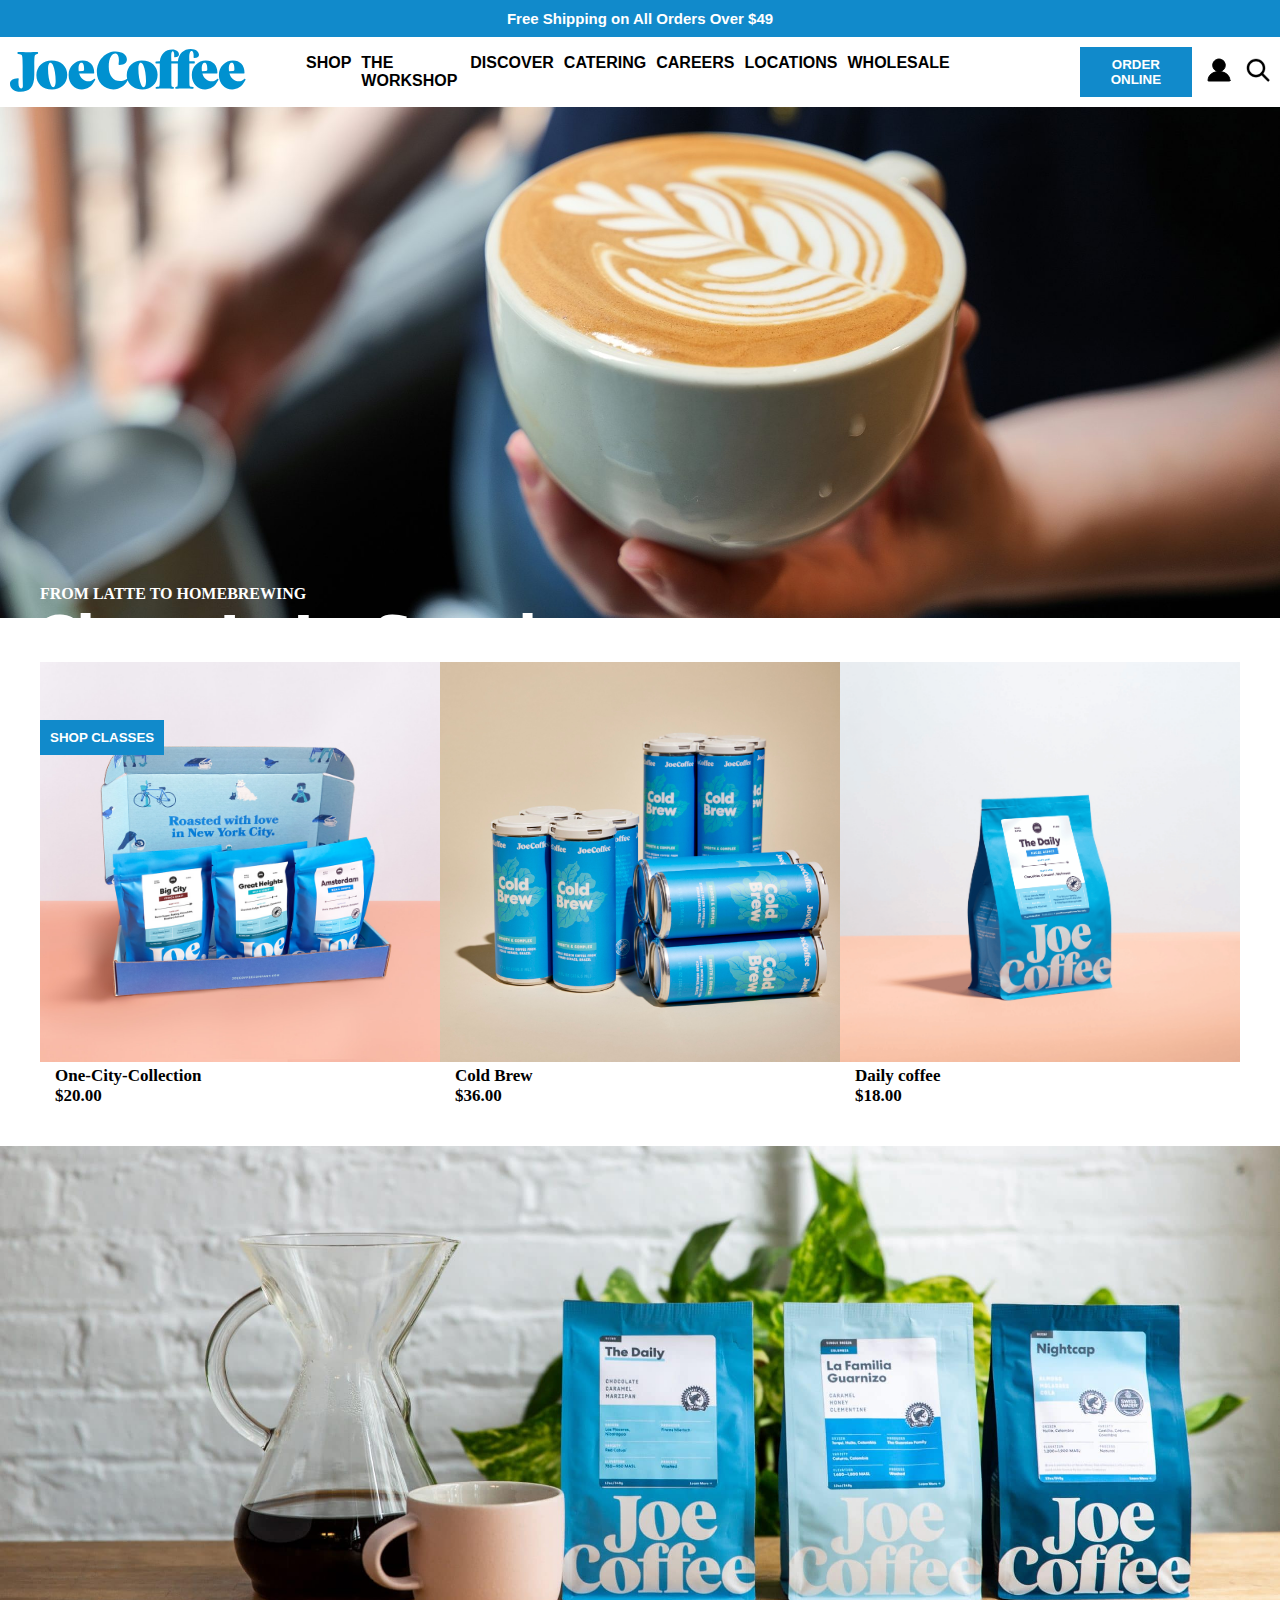
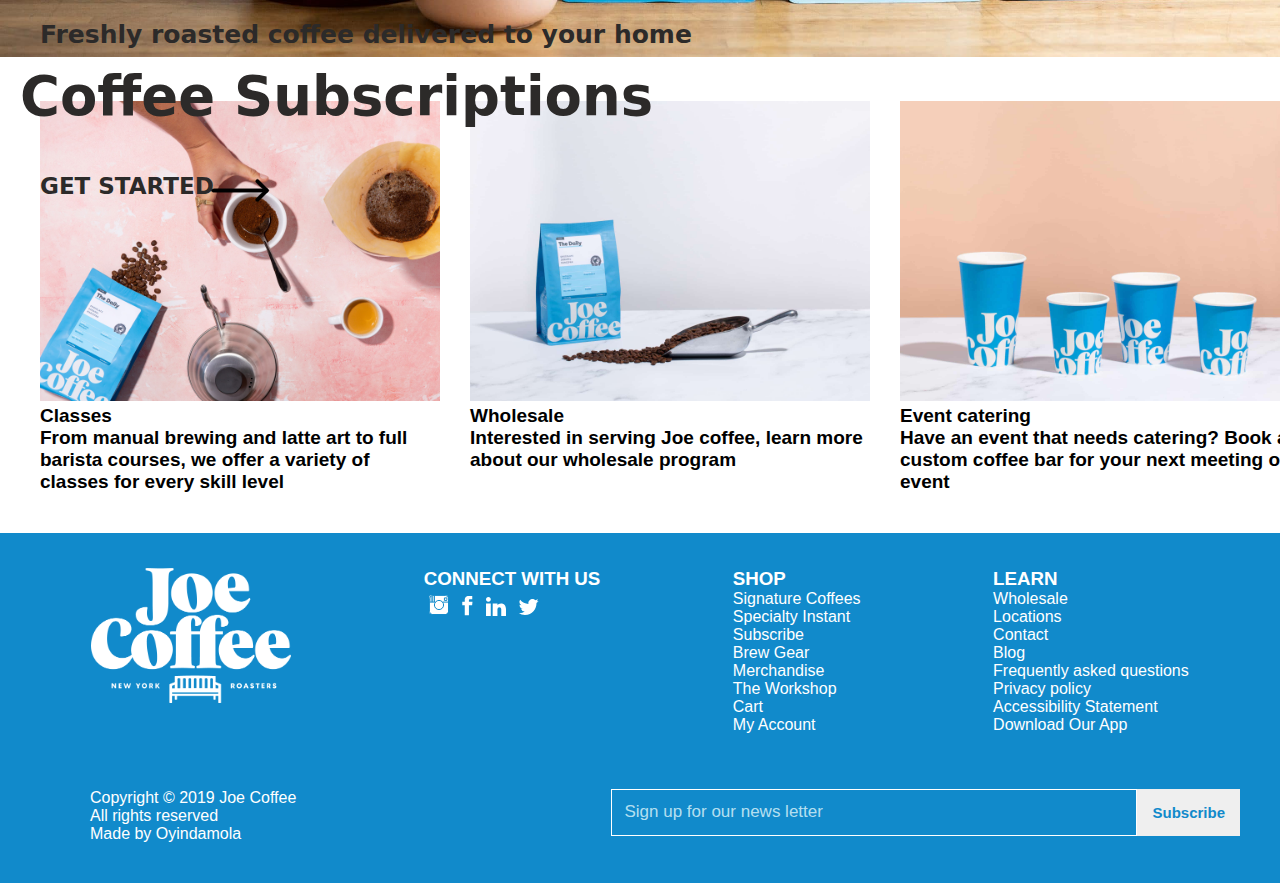
<file: index.html>
<!DOCTYPE html>
<html lang="en">

<head>
    <meta charset="UTF-8">
    <meta name="viewport" content="width=, initial-scale=1.0">
    <title>MY Coffee</title>
    <link rel="stylesheet" href="css/styles.css">
</head>

<body>
    <!-- topbar -->
    <p class="top-bar">Free Shipping on All Orders Over $49</p>
    <!-- navbar -->
    <div class="nav">
        <div class="logo">
           <a href="index.html"><img src="Images/logo.svg" alt="logo"></a> 
        </div>
        <div>

            <ul>
                <li><a href="shop.html">SHOP</a></li>
                <li><a href="workshop.html">THE WORKSHOP</a></li>
                <li><a href="brew.html">DISCOVER</a></li>
                <li><a href="#">CATERING</a></li>
                <li><a href="#">CAREERS</a></li>
                <li><a href="#">LOCATIONS</a></li>
                <li><a href="wholesale.html">WHOLESALE</a></li>
            </ul>
        </div>
        <div class="link">
            <div>
                <button class="nav-btn">ORDER ONLINE</button>
            </div>
            <div>
                <img src="Images/user.svg" alt="user">
            </div>
            <div>
                <img src="Images/search.svg" alt="search">
            </div>
        </div>
    </div>
    <!-- background image -->
    <div class="section-image">
        <img src="Images/Latte-Web-Banner-2500x998.jpg" alt="coffee">
        <div class="section-p">
            <h4>FROM LATTE TO HOMEBREWING</h4>
            <h1>Class Is In Session</h1>
            <button>SHOP CLASSES</button>
        </div>
    </div>
    <!-- cofee image collection -->
    <div class="collection">
        <div>
            <img src="Images/One-City-Collection.jpg" alt="coffee collection">
            <h2>One-City-Collection</h2>
            <h2>$20.00</h2>
        </div>
        <div>
            <img src="Images/PRODUCT_7580-1-scaled.jpg" alt="Cold brew">
            <h2>Cold Brew</h2>
            <h2>$36.00</h2>
        </div>
        <div>
            <img src="Images/joe-coffee-the-daily-1875x1875-1.png" alt="Daily">
            <h2>Daily coffee</h2>
            <h2>$18.00</h2>
        </div>
    </div>
    <!-- cofee subscription image -->
    <div class="sub-image">
        <img src="Images/Subscriptions-2500x998.jpg" alt="coffee subscription">
        <div class="sub-p">
            <h4>Freshly roasted coffee delivered to your home</h4>
            <h1>Coffee Subscriptions</h1>
            <div>
                <p>GET STARTED</p>
                <img src="Images/arrow.svg" alt="arrow">
            </div>
        </div>
    </div>
    <!-- another collection -->
    <div class="another-collection">
        <div>
            <img src="Images/Classes-Block.jpg" alt="classes">
            <h2>Classes <br>
                From manual brewing and latte art to full barista courses, we offer a variety of classes for every skill
                level</h2>
        </div>
        <div>
            <img src="Images/Wholesale-Block.jpg" alt="wholesale">
            <h2>Wholesale <br>
                Interested in serving Joe coffee, learn more about our wholesale program</h2>
        </div>
        <div>
            <img src="Images/Catering-Block.jpg" alt="event catering">
            <h2>Event catering <br>
                Have an event that needs catering? Book a custom coffee bar for your next meeting or event</h2>
        </div>
    </div>
    <!-- footer -->
    <div class="foot">
        <div class="footer">
            <div class="footer-img">
                <img src="Images/Specialty_KO_White_RGB.png" alt="Joe coffee image">
            </div>
            <div class="footer-connect">
                <h3>CONNECT WITH US</h3>
                <img src="Images/insta.svg" alt="Instagram">
                <img src="Images/facebook.svg" alt="Facebook">
                <img src="Images/linkedin.svg" alt="LnkedIn">
                <img src="Images/twitter.svg" alt="Twitter">
            </div>
            <div class="footer-shop">
                <h3>SHOP</h3>
                <p>Signature Coffees</p>
                <p> Specialty Instant</p>
                <p>Subscribe</p>
                <p>Brew Gear</p>
                <p>Merchandise</p>
                <p>The Workshop</p>
                <p>Cart</p>
                <p>My Account</p>
            </div>
            <div class="footer-learn">
                <h3>LEARN</h3>
                <p>Wholesale</p>
                <p>Locations</p>
                <p>Contact</p>
                <p>Blog</p>
                <p>Frequently asked questions</p>
                <p>Privacy policy</p>
                <p>Accessibility Statement</p>
                <p>Download Our App</p>
            </div>
        </div>
        <div class="end">
            <div class="copy">
                <p>Copyright &copy 2019 Joe Coffee</p>
                <p>All rights reserved</p>
                <p> Made by Oyindamola</p>
            </div>
            <div class="news">
                <form action="index.html">
                    <div class="email">
                        <input type="email" placeholder="Sign up for our news letter">
                    </div>
                    <div class="footer-btn">
                        <input type="Submit" value="Subscribe">
                    </div>
                </form>
            </div>
        </div>
    </div>

</body>

</html>
</file>
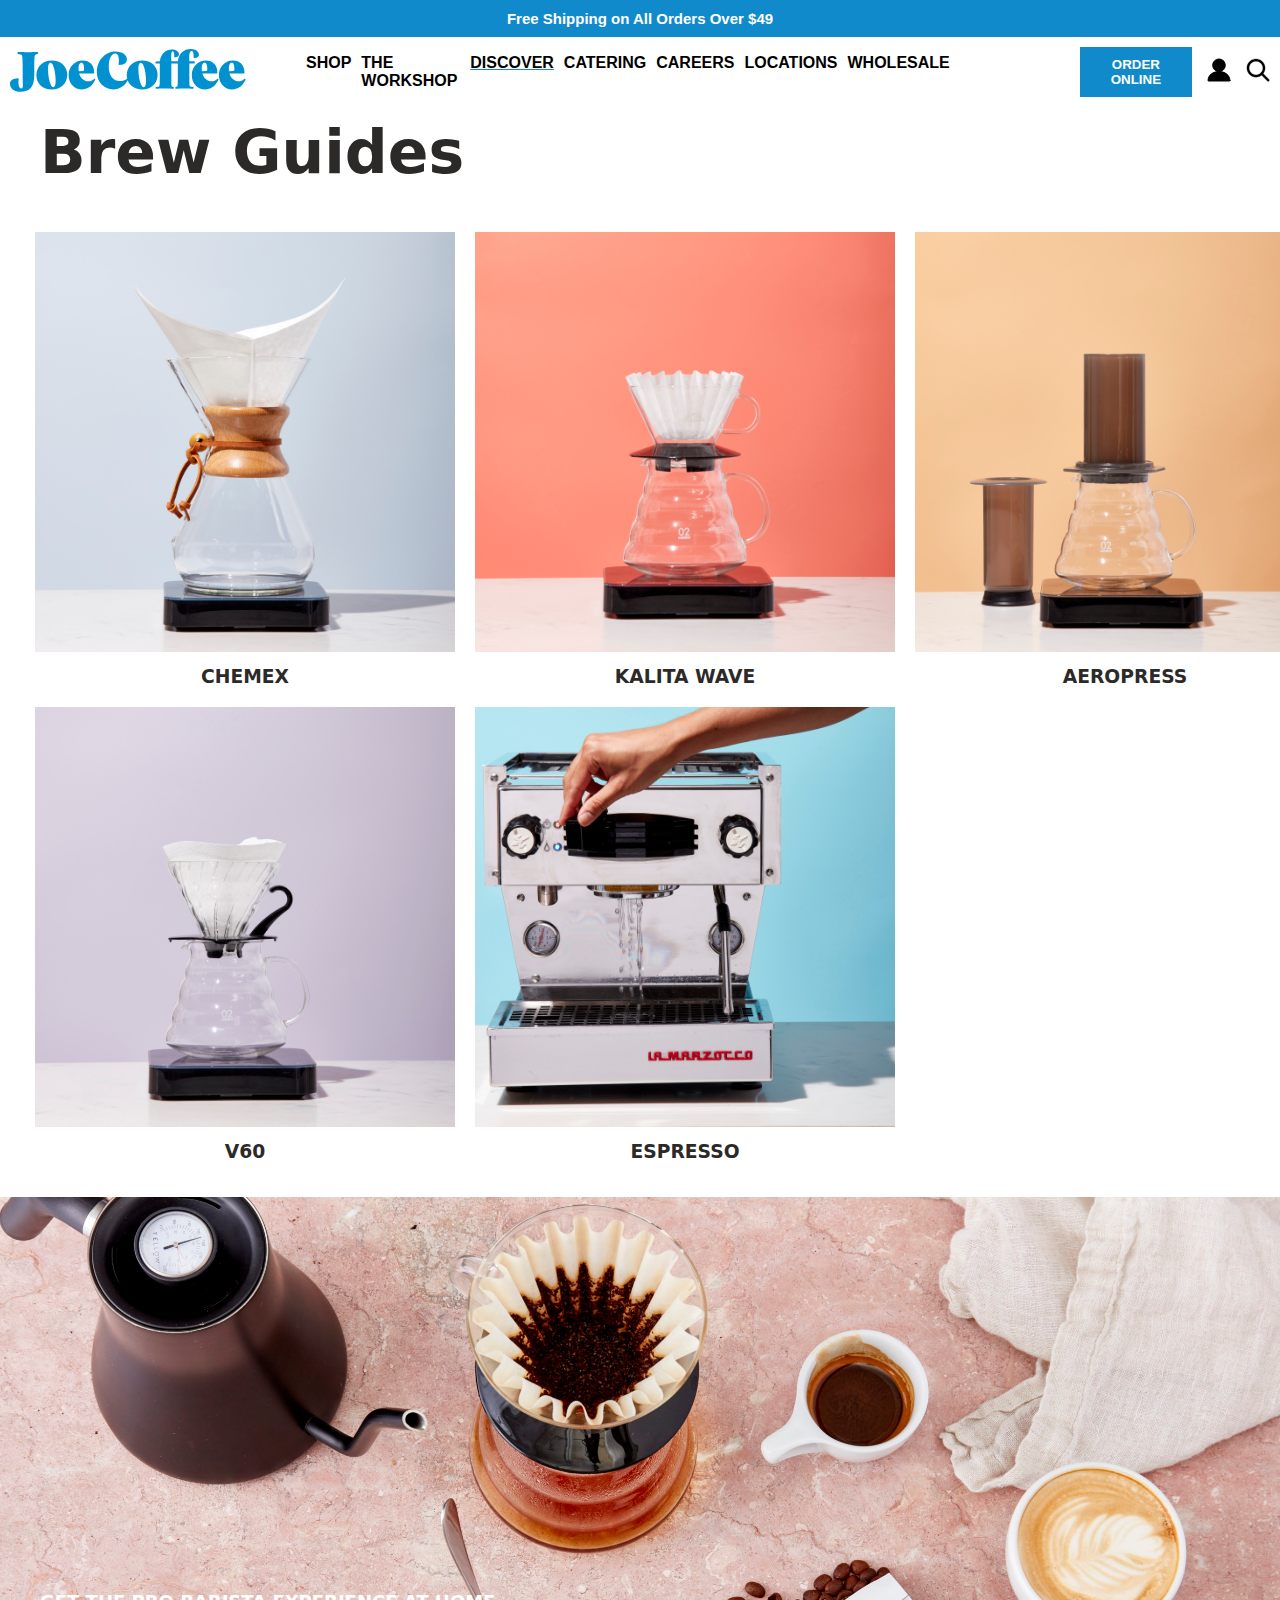
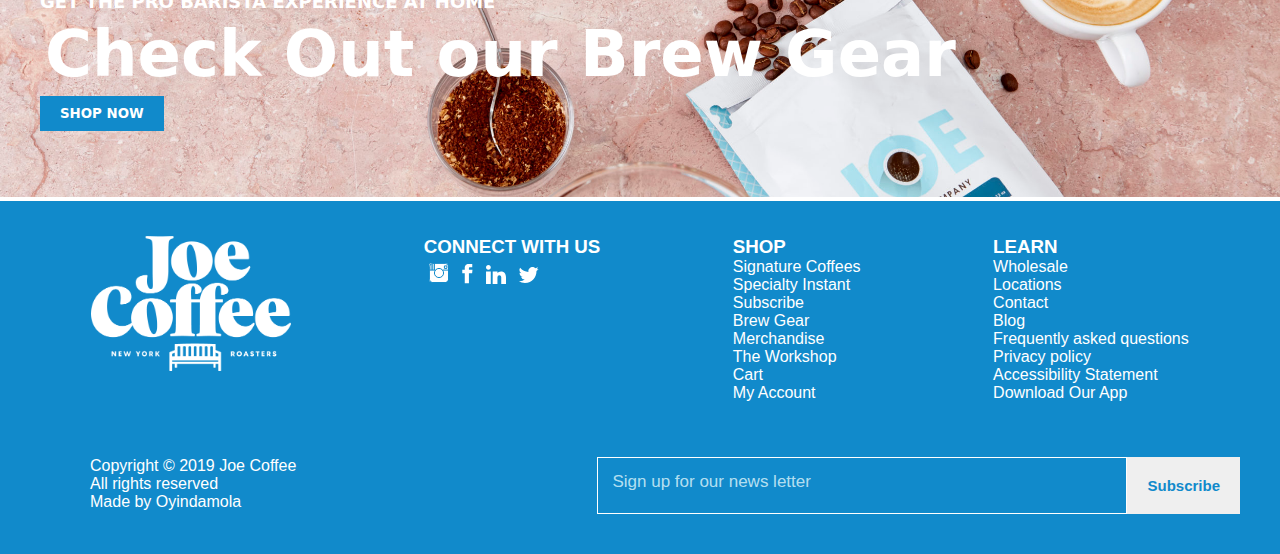
<file: brew.html>
<!DOCTYPE html>
<html lang="en">

<head>
    <meta charset="UTF-8">
    <meta name="viewport" content="width=device-width, initial-scale=1.0">
    <title>Brew Guides</title>
    <link rel="stylesheet" href="css/brew.css">
</head>

<body>
    <!-- topbar -->
    <p class="top-bar">Free Shipping on All Orders Over $49</p>
    <!-- navbar -->
    <div class="nav">
        <div class="logo">
            <a href="index.html"><img src="Images/logo.svg" alt="logo"></a>
        </div>
        <div>

            <ul>
                <li><a href="shop.html">SHOP</a></li>
                <li><a href="workshop.html">THE WORKSHOP</a></li>
                <li><a href="brew.html" style="text-decoration: underline #118acb;">DISCOVER</a></li>
                <li><a href="#">CATERING</a></li>
                <li><a href="#">CAREERS</a></li>
                <li><a href="#">LOCATIONS</a></li>
                <li<a href="wholesale.html">WHOLESALE</a></li>
            </ul>
        </div>
        <div class="link">
            <div>
                <button class="nav-btn">ORDER ONLINE</button>
            </div>
            <div>
                <img src="Images/user.svg" alt="user">
            </div>
            <div>
                <img src="Images/search.svg" alt="search">
            </div>
        </div>
    </div>
    <h1 class="font">Brew Guides</h1>
    <!-- image grid -->
    <div class="image-grid">
        <div class="grid-text">
            <img src="Images/joe-coffee-brew-guide-chemex.jpg">
            <h3>CHEMEX</h3>
        </div>
        <div class="grid-text">
            <img src="Images/joe-coffee-brew-guide-kalita-wave-1.jpg">
            <h3>KALITA WAVE</h3>
        </div>
        <div class="grid-text">
            <img src="Images/joe-coffee-brew-guide-aeropresso2.jpg">
            <h3>AEROPRESS</h3>
        </div>
        <div class="grid-text">
            <img src="Images/joe-coffee-brew-guide-v60.jpg">
            <h3>V60</h3>
        </div>
        <div class="grid-text">
            <img src="Images/joe-coffee-brew-guide-espresso.jpg">
            <h3>ESPRESSO</h3>
        </div>
        
    </div>
    <!-- textimage -->
     <div class="text-image">
        <img src="Images/joe-coffee-classes-hero-2500x1667.jpg">
        <div class="txt">
            <h3>GET THE PRO BARISTA EXPERIENCE AT HOME</h3>
            <h1>Check Out our Brew Gear</h1>
            <button>SHOP NOW</button>
        </div>
     </div>
     <!-- footer -->
    <div class="foot">
        <div class="footer">
            <div class="footer-img">
                <img src="Images/Specialty_KO_White_RGB.png" alt="Joe coffee image">
            </div>
            <div class="footer-connect">
                <h3>CONNECT WITH US</h3>
                <img src="Images/insta.svg" alt="Instagram">
                <img src="Images/facebook.svg" alt="Facebook">
                <img src="Images/linkedin.svg" alt="LnkedIn">
                <img src="Images/twitter.svg" alt="Twitter">
            </div>
            <div class="footer-shop">
                <h3>SHOP</h3>
                <p>Signature Coffees</p>
                <p> Specialty Instant</p>
                <p>Subscribe</p>
                <p>Brew Gear</p>
                <p>Merchandise</p>
                <p>The Workshop</p>
                <p>Cart</p>
                <p>My Account</p>
            </div>
            <div class="footer-learn">
                <h3>LEARN</h3>
                <p>Wholesale</p>
                <p>Locations</p>
                <p>Contact</p>
                <p>Blog</p>
                <p>Frequently asked questions</p>
                <p>Privacy policy</p>
                <p>Accessibility Statement</p>
                <p>Download Our App</p>
            </div>
        </div>
        <div class="end">
            <div class="copy">
                <p>Copyright &copy 2019 Joe Coffee</p>
                <p>All rights reserved</p>
                <p> Made by Oyindamola</p>
            </div>
            <div class="news">
                <form action="index.html">
                    <div class="email">
                        <input type="email" placeholder="Sign up for our news letter">
                    </div>
                    <div class="footer-btn">
                        <input type="Submit" value="Subscribe">
                    </div>
                </form>
            </div>
        </div>
    </div>
</body>

</html>
</file>
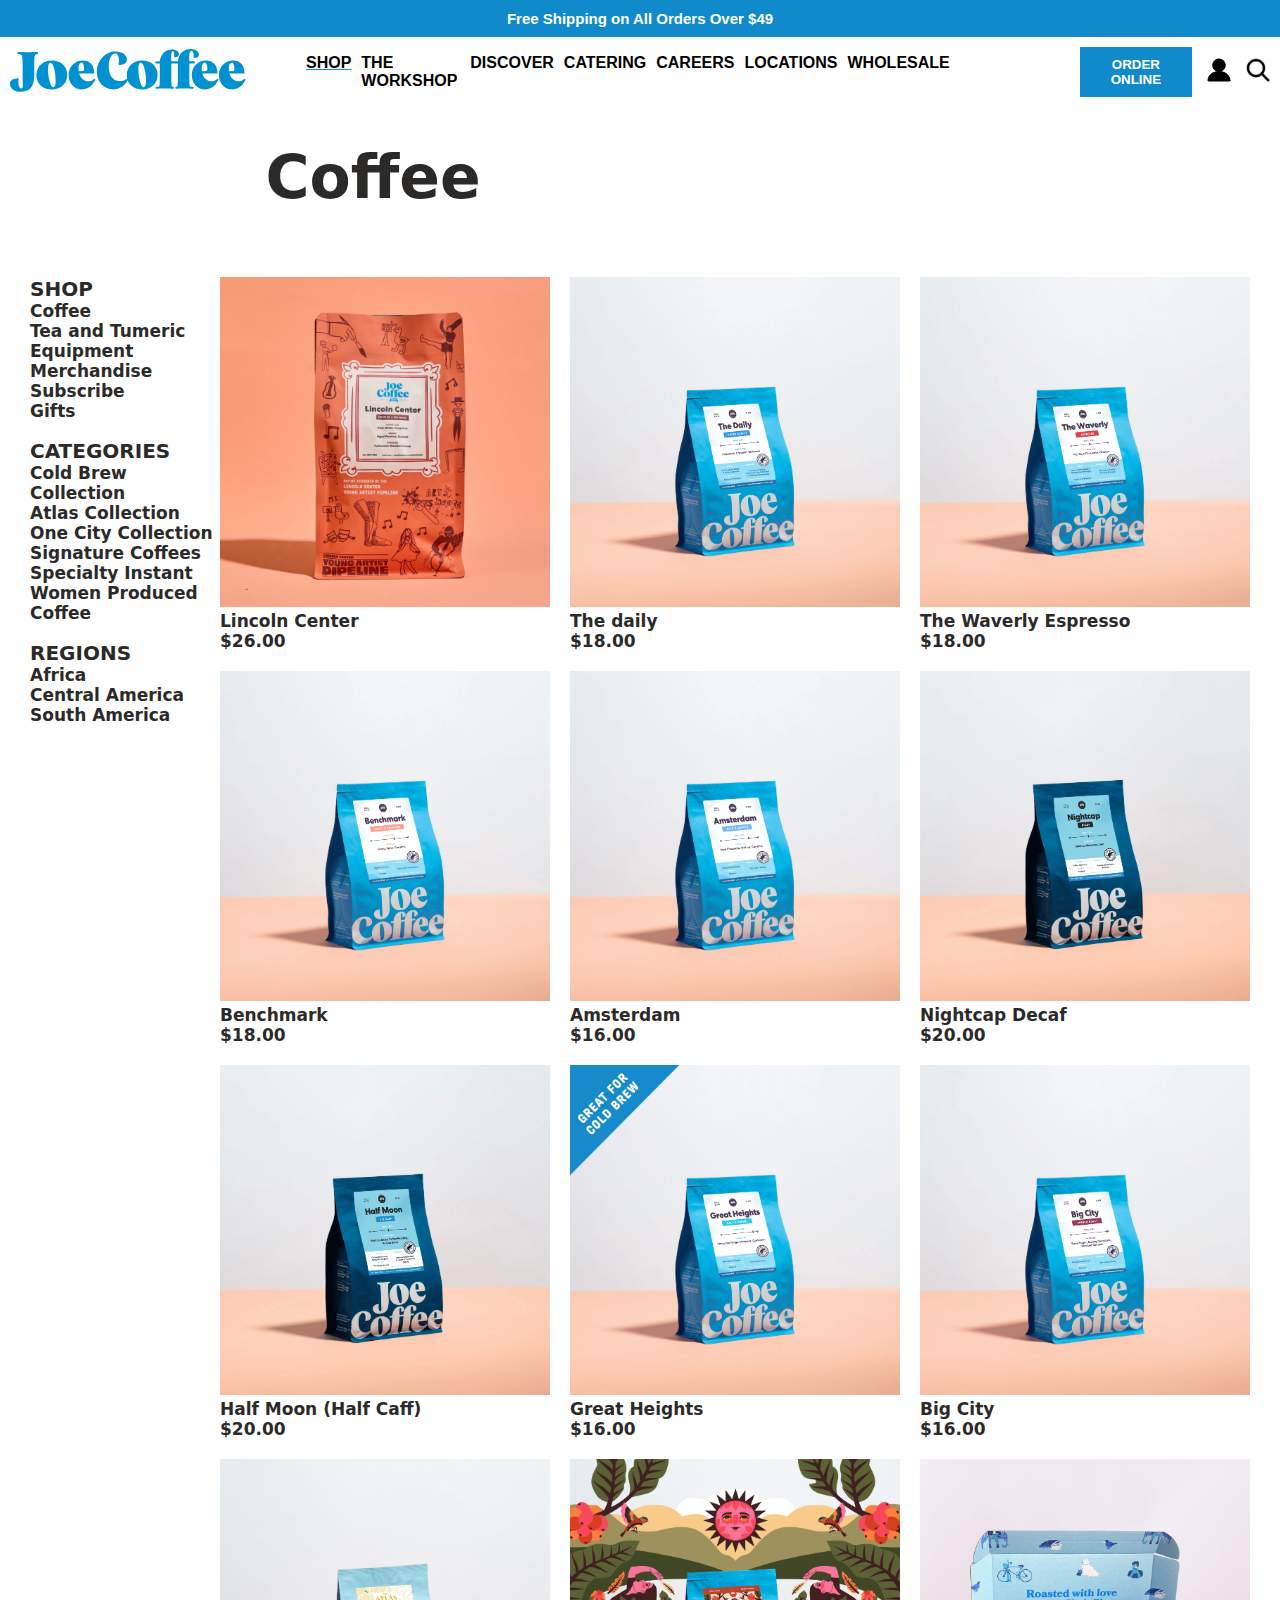
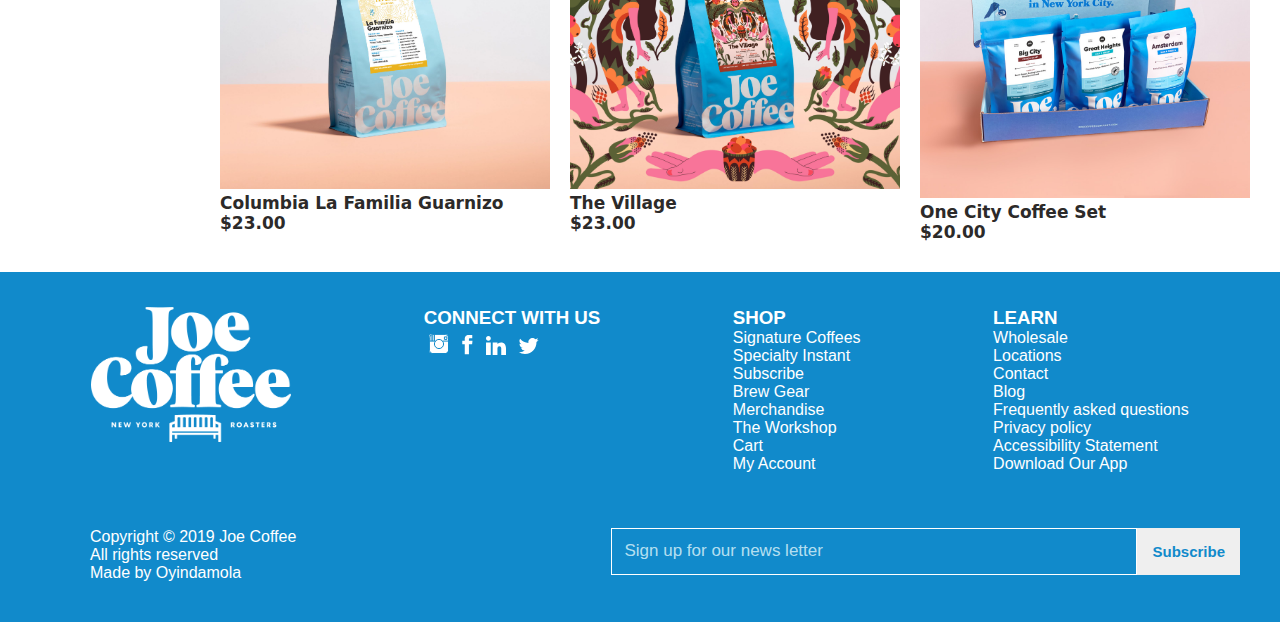
<file: shop.html>
<!DOCTYPE html>
<html lang="en">

<head>
    <meta charset="UTF-8">
    <meta name="viewport" content="width=device-width, initial-scale=1.0">
    <title>THE SHOP</title>
    <link rel="stylesheet" href="css/shop.css">
</head>

<body>
    <!-- topbar -->
    <p class="top-bar">Free Shipping on All Orders Over $49</p>
    <!-- navbar -->
    <div class="nav">
        <div class="logo">
            <a href="index.html"><img src="Images/logo.svg" alt="logo"></a>
        </div>
        <div>

            <ul>
                <li><a href="shop.html" style="text-decoration: underline #118acb; ">SHOP</a></li>
                <li><a href="workshop.html">THE WORKSHOP</a></li>
                <li><a href="brew.html">DISCOVER</a></li>
                <li><a href="#">CATERING</a></li>
                <li><a href="#">CAREERS</a></li>
                <li><a href="#">LOCATIONS</a></li>
                <li><a href="wholesale.html">WHOLESALE</a></li>
            </ul>
        </div>
        <div class="link">
            <div>
                <button class="nav-btn">ORDER ONLINE</button>
            </div>
            <div>
                <img src="Images/user.svg" alt="user">
            </div>
            <div>
                <img src="Images/search.svg" alt="search">
            </div>
        </div>
    </div>

    <p class="font">Coffee</p>
    <!-- all coffee shop -->
    <div class="all">
        <div class="all-text">
            <h3>SHOP</h3>
            <p>Coffee</p>
            <p>Tea and Tumeric</p>
            <p>Equipment</p>
            <p>Merchandise</p>
            <p>Subscribe</p>
            <p>Gifts</p><br>
            <h3>CATEGORIES</h3>
            <p>Cold Brew Collection</p>
            <p>Atlas Collection</p>
            <p>One City Collection</p>
            <p>Signature Coffees</p>
            <p>Specialty Instant</p>
            <p>Women Produced Coffee</p><br>
            <h3>REGIONS</h3>
            <p>Africa</p>
            <p>Central America</p>
            <p>South America</p>
         
        </div>
        <div class="all-image">
            <div class="all-image-text">
                <img src="Images/YAP.jpg">
                <p>Lincoln Center</p>
                <p>$26.00</p>
            </div>
            <div class="all-image-text">
                <img src="Images/joe-coffee-the-daily-1875x1875-1.png">
                <p>The daily</p>
                <p>$18.00</p>
            </div>
            <div class="all-image-text">
                <img src="Images/joe-coffee-waverly-0321-1875x1875-1.png">
                <p>The Waverly Espresso</p>
                <p>$18.00</p>
            </div>
            <div class="all-image-text">
                <img src="Images/joe-coffee-benchmark-1875x1875-1.png">
                <p>Benchmark</p>
                <p>$18.00</p>
            </div>
            <div class="all-image-text">
                <img src="Images/joe-coffee-amsterdam-1875x1875-2.png">
                <p>Amsterdam</p>
                <p>$16.00</p>
            </div>
            <div class="all-image-text">
                <img src="Images/joe-coffee-nightcap-decaf-1875x1875-1.png">
                <p>Nightcap Decaf</p>
                <p>$20.00</p>
            </div>
            <div class="all-image-text">
                <img src="Images/joe-coffee-halfmoon-halfcaff_1875x1875.png">
                <p>Half Moon (Half Caff)</p>
                    <p>$20.00</p>
            </div>
            <div class="all-image-text">
                <img src="Images/joe-coffee-GH-ColdBrewBanner-1875x1875-1.png">
                <p>Great Heights</p>
                <p>$16.00</p>
            </div>
            <div class="all-image-text">
                <img src="Images/joe-coffee-bigcity-1875x1875-1.png">
                <p>Big City</p>
                <p>$16.00</p>
            </div>
            <div class="all-image-text">
                <img src="Images/La-Familia-copy.jpg">
                <p>Columbia La Familia Guarnizo</p>
                <p>$23.00</p>
            </div>
            <div class="all-image-text">
                <img src="Images/the village.jpg">
                <p>The Village</p>
                <p>$23.00</p>
            </div>
            <div class="all-image-text">
                <img src="Images/One-City-Collection.jpg">
                <p>One City Coffee Set</p>
                <p>$20.00</p>
            </div>
        </div>
    </div>
    <!-- footer -->
    <div class="foot">
        <div class="footer">
            <div class="footer-img">
                <img src="Images/Specialty_KO_White_RGB.png" alt="Joe coffee image">
            </div>
            <div class="footer-connect">
                <h3>CONNECT WITH US</h3>
                <img src="Images/insta.svg" alt="Instagram">
                <img src="Images/facebook.svg" alt="Facebook">
                <img src="Images/linkedin.svg" alt="LnkedIn">
                <img src="Images/twitter.svg" alt="Twitter">
            </div>
            <div class="footer-shop">
                <h3>SHOP</h3>
                <p>Signature Coffees</p>
                <p> Specialty Instant</p>
                <p>Subscribe</p>
                <p>Brew Gear</p>
                <p>Merchandise</p>
                <p>The Workshop</p>
                <p>Cart</p>
                <p>My Account</p>
            </div>
            <div class="footer-learn">
                <h3>LEARN</h3>
                <p>Wholesale</p>
                <p>Locations</p>
                <p>Contact</p>
                <p>Blog</p>
                <p>Frequently asked questions</p>
                <p>Privacy policy</p>
                <p>Accessibility Statement</p>
                <p>Download Our App</p>
            </div>
        </div>
        <div class="end">
            <div class="copy">
                <p>Copyright &copy 2019 Joe Coffee</p>
                <p>All rights reserved</p>
                <p> Made by Oyindamola</p>
            </div>
            <div class="news">
                <form action="index.html">
                    <div class="email">
                        <input type="email" placeholder="Sign up for our news letter">
                    </div>
                    <div class="footer-btn">
                        <input type="Submit" value="Subscribe">
                    </div>
                </form>
            </div>
        </div>
    </div>


</body>

</html>
</file>
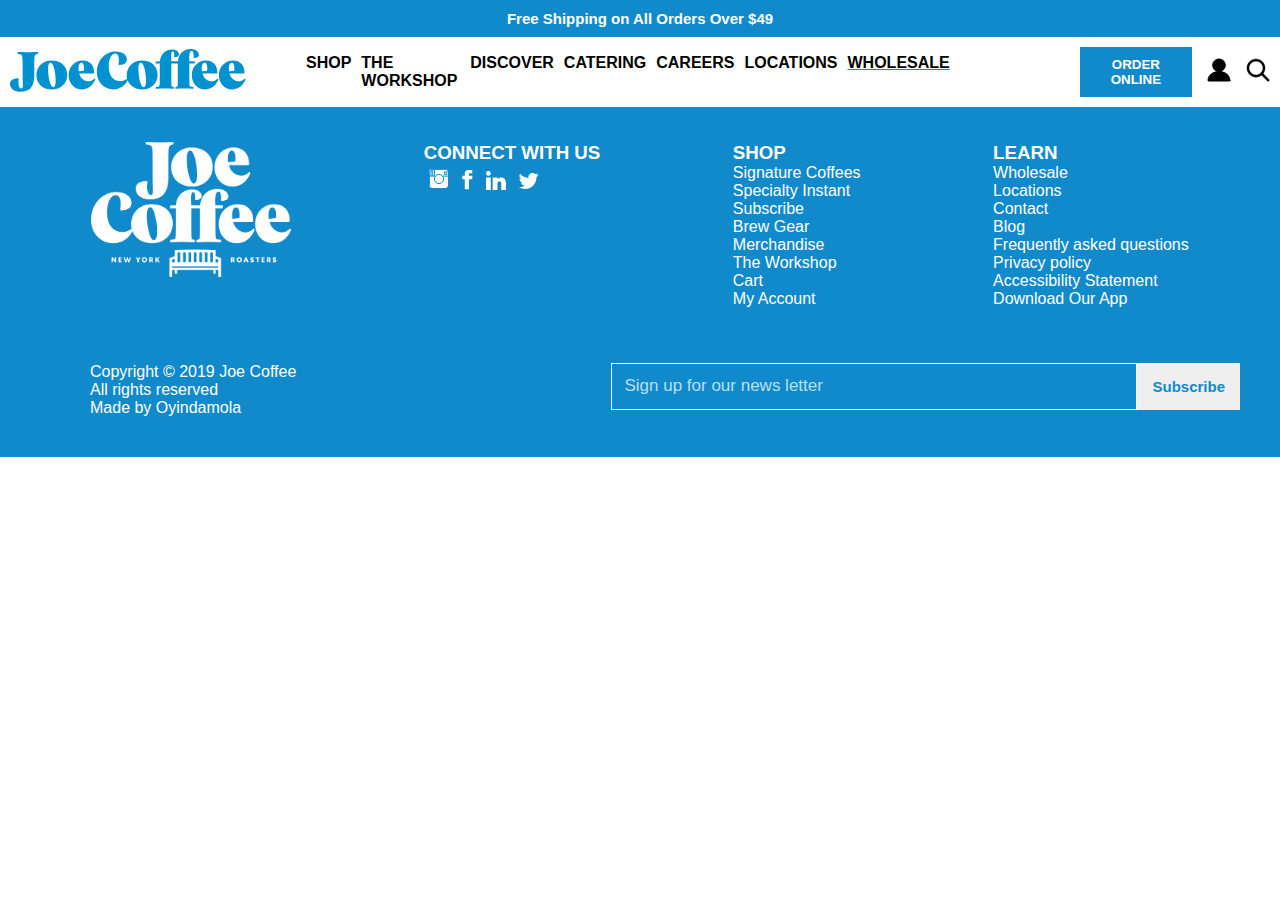
<file: wholesale.html>
<!DOCTYPE html>
<html lang="en">
<head>
    <meta charset="UTF-8">
    <meta name="viewport" content="width=device-width, initial-scale=1.0">
    <title>Wholesale</title>
    <link rel="stylesheet" href="css/wholesale.css">
</head>
<body>
      <!-- topbar -->
      <p class="top-bar">Free Shipping on All Orders Over $49</p>
      <!-- navbar -->
      <div class="nav">
          <div class="logo">
             <a href="index.html"><img src="Images/logo.svg" alt="logo"></a> 
          </div>
          <div>
  
              <ul>
                  <li><a href="shop.html">SHOP</a></li>
                  <li><a href="workshop.html">THE WORKSHOP</a></li>
                  <li><a href="brew.html">DISCOVER</a></li>
                  <li><a href="#">CATERING</a></li>
                  <li><a href="#">CAREERS</a></li>
                  <li><a href="#">LOCATIONS</a></li>
                  <li><a href="wholesale.html" style="text-decoration: underline #118acb; ">WHOLESALE</a></li>
              </ul>
          </div>
          <div class="link">
              <div>
                  <button class="nav-btn">ORDER ONLINE</button>
              </div>
              <div>
                  <img src="Images/user.svg" alt="user">
              </div>
              <div>
                  <img src="Images/search.svg" alt="search">
              </div>
          </div>
      </div>

       <!-- footer -->
    <div class="foot">
        <div class="footer">
            <div class="footer-img">
                <img src="Images/Specialty_KO_White_RGB.png" alt="Joe coffee image">
            </div>
            <div class="footer-connect">
                <h3>CONNECT WITH US</h3>
                <img src="Images/insta.svg" alt="Instagram">
                <img src="Images/facebook.svg" alt="Facebook">
                <img src="Images/linkedin.svg" alt="LnkedIn">
                <img src="Images/twitter.svg" alt="Twitter">
            </div>
            <div class="footer-shop">
                <h3>SHOP</h3>
                <p>Signature Coffees</p>
                <p> Specialty Instant</p>
                <p>Subscribe</p>
                <p>Brew Gear</p>
                <p>Merchandise</p>
                <p>The Workshop</p>
                <p>Cart</p>
                <p>My Account</p>
            </div>
            <div class="footer-learn">
                <h3>LEARN</h3>
                <p>Wholesale</p>
                <p>Locations</p>
                <p>Contact</p>
                <p>Blog</p>
                <p>Frequently asked questions</p>
                <p>Privacy policy</p>
                <p>Accessibility Statement</p>
                <p>Download Our App</p>
            </div>
        </div>
        <div class="end">
            <div class="copy">
                <p>Copyright &copy 2019 Joe Coffee</p>
                <p>All rights reserved</p>
                <p> Made by Oyindamola</p>
            </div>
            <div class="news">
                <form action="index.html">
                    <div class="email">
                        <input type="email" placeholder="Sign up for our news letter">
                    </div>
                    <div class="footer-btn">
                        <input type="Submit" value="Subscribe">
                    </div>
                </form>
            </div>
        </div>
    </div>
</body>
</html>
</file>
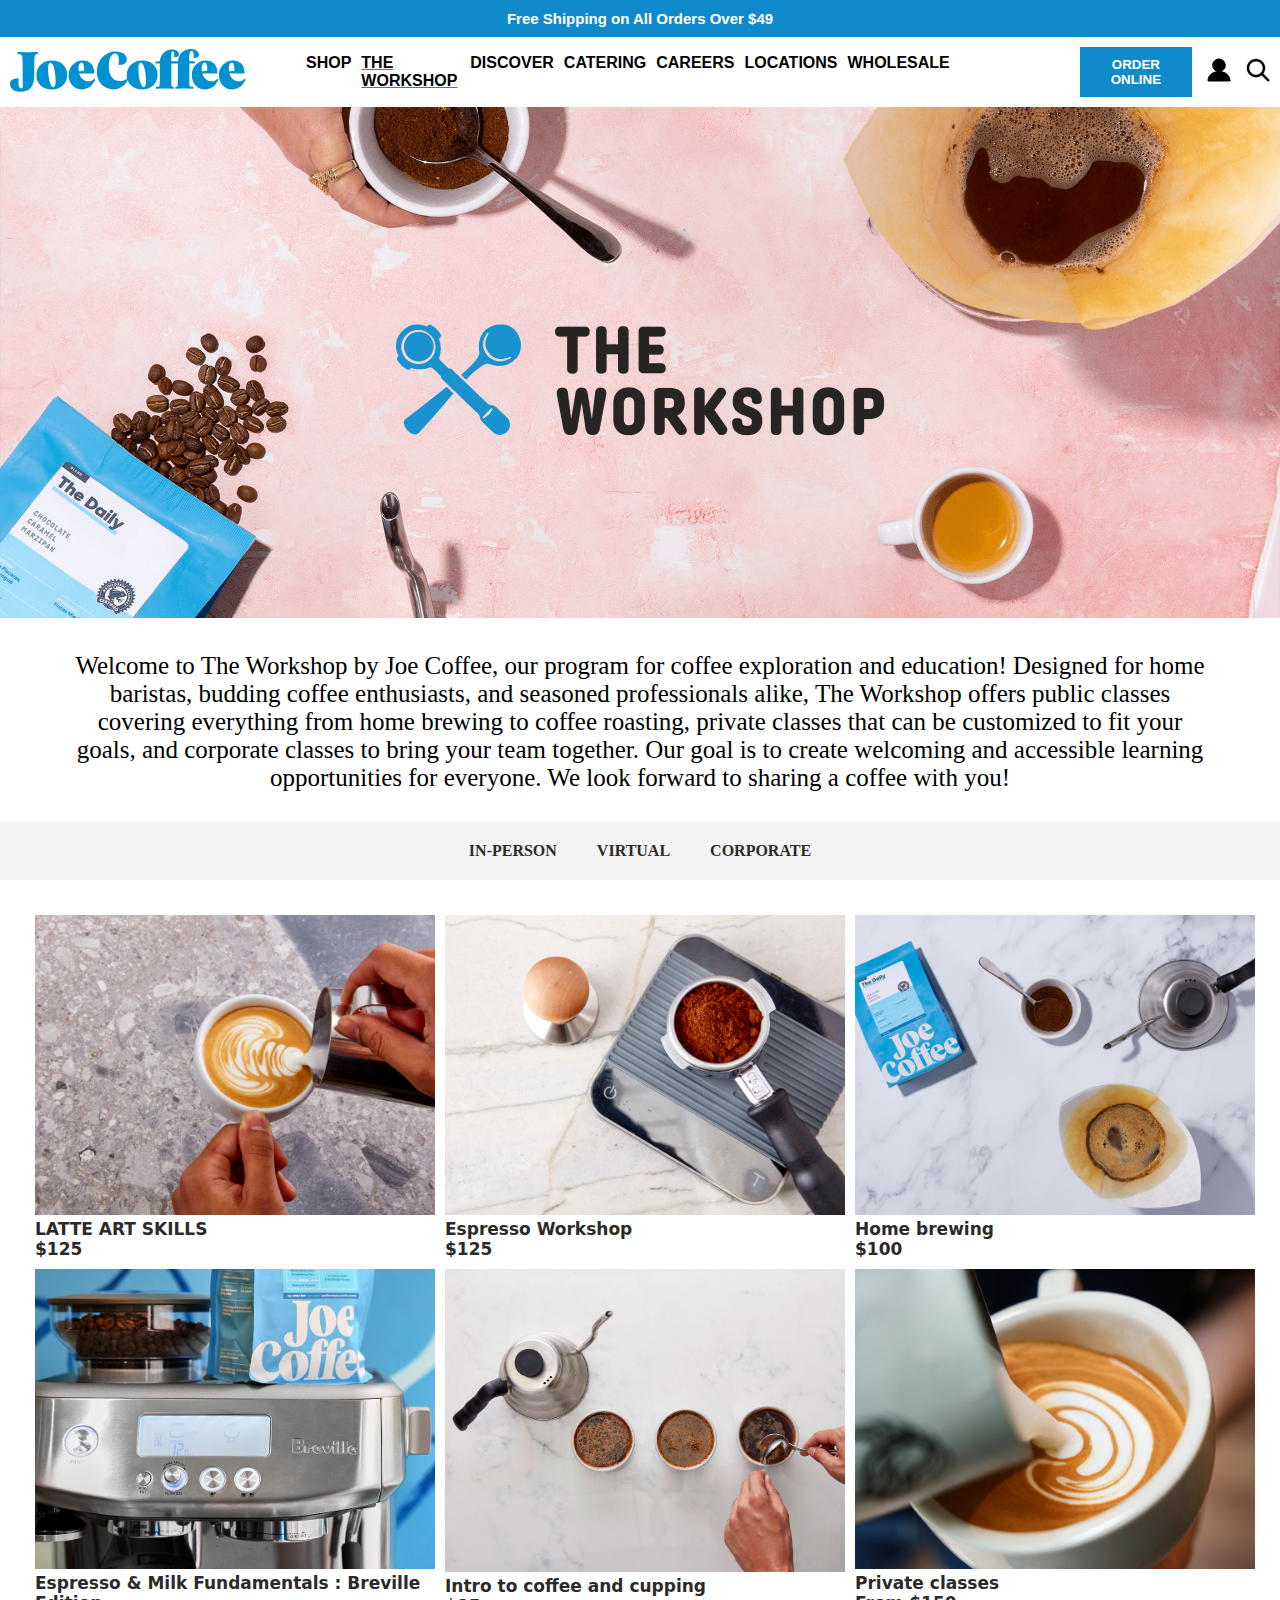
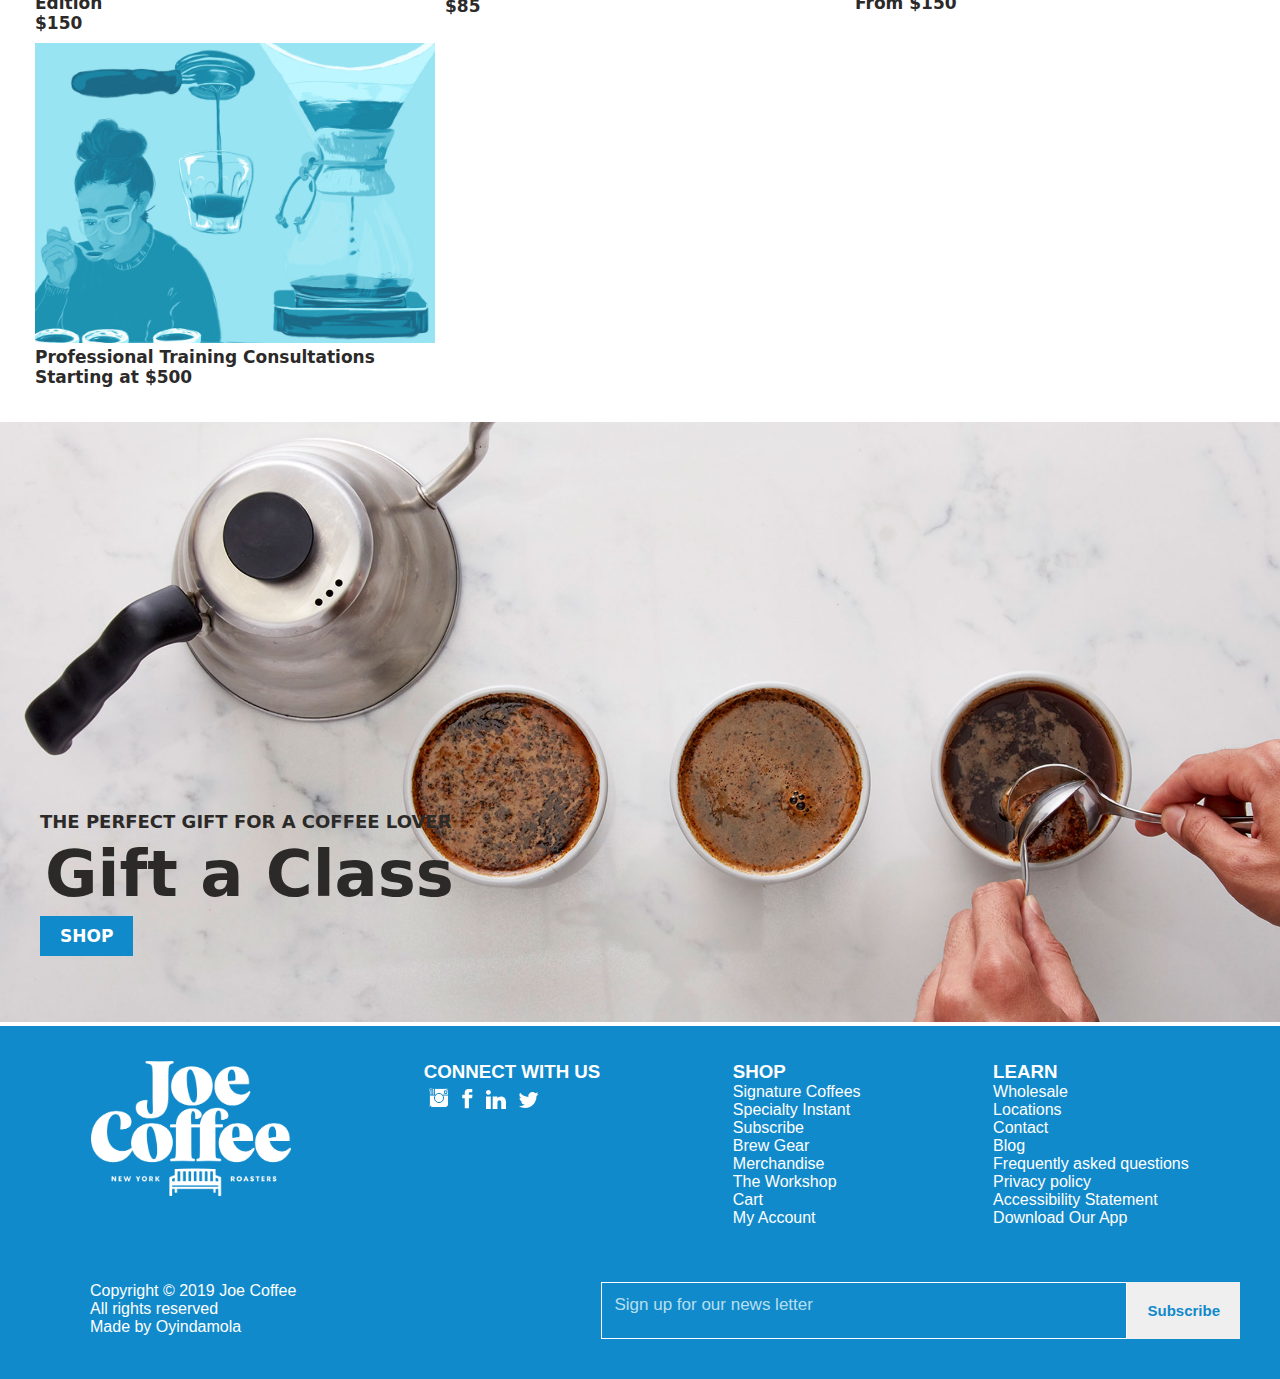
<file: workshop.html>
<!DOCTYPE html>
<html lang="en">

<head>
    <meta charset="UTF-8">
    <meta name="viewport" content="width=device-width, initial-scale=1.0">
    <title>The Workshop</title>
    <link rel="stylesheet" href="css/workshop.css">
</head>

<body>
    <!-- topbar -->
    <p class="top-bar">Free Shipping on All Orders Over $49</p>
    <!-- navbar -->
    <div class="nav">
        <div class="logo">
            <a href="index.html"><img src="Images/logo.svg" alt="logo"></a>
        </div>
        <div>

            <ul>
                <li><a href="shop.html">SHOP</a></li>
                <li><a href="workshop.html" style="text-decoration: underline #118acb; ">THE WORKSHOP</a></li>
                <li><a href="brew.html">DISCOVER</a></li>
                <li><a href="#">CATERING</a></li>
                <li><a href="#">CAREERS</a></li>
                <li><a href="#">LOCATIONS</a></li>
                <li<a href="wholesale.html">WHOLESALE</a></li>
            </ul>
        </div>
        <div class="link">
            <div>
                <button class="nav-btn">ORDER ONLINE</button>
            </div>
            <div>
                <img src="Images/user.svg" alt="user">
            </div>
            <div>
                <img src="Images/search.svg" alt="search">
            </div>
        </div>
    </div>
    <div class="work-img">
        <img src="Images/JoeCoffee_theWorkshop_WebBanner-2500x998.png" width="100%">
    </div>
    <div class="rnd-text">
        <p>Welcome to The Workshop by Joe Coffee, our program for coffee exploration and education! Designed for home
            baristas, budding coffee enthusiasts, and seasoned professionals alike, The Workshop offers public classes
            covering everything from home brewing to coffee roasting, private classes that can be customized to fit your
            goals, and corporate classes to bring your team together. Our goal is to create welcoming and accessible
            learning opportunities for everyone. We look forward to sharing a coffee with you!</p>
    </div>
    <div class="gray">
        <p>IN-PERSON </p>
        <p>VIRTUAL</p>
        <p> CORPORATE</p>
    </div>

    <div class="img-grid">
        <div class="grid-text">
            <img src="Images/Classes-Latte-Art.jpg">
            <p>LATTE ART SKILLS <br>
            $125</p>
        </div>
        <div class="grid-text">
            <img src="Images/Classes-Espresso-Workshop.jpg">
            <p>Espresso Workshop <br>
                $125</p>
        </div>
        <div class="grid-text">
            <img src="Images/joe-coffee-classes-coffee-together-apart-brewing-block.jpg">
            <p>Home brewing <br>
                $100</p>
        </div>
        <div class="grid-text">
            <img src="Images/Breville-Class.jpg">
            <p>Espresso & Milk Fundamentals : Breville Edition <br>
                $150</p>
        </div>
        <div class="grid-text">
            <img src="Images/joe-coffee-quality-cupping.jpg">
            <p>Intro to coffee and cupping <br>
                $85</p>
        </div>
        <div class="grid-text">
            <img src="Images/Latte-Art-Class.jpg">
            <p>Private classes <br>
                 From $150</p>
        </div>
        <div class="grid-text">
            <img src="Images/Small-Banner.jpg">
            <p>Professional Training Consultations <br>
                Starting at $500</p>
        </div>
    </div>

    <div class="overlay">
        <img src="Images/joe-coffee-quality-cupping.jpg">
        <div class="overlay-text">
            <h3>THE PERFECT GIFT FOR A COFFEE LOVER</h3>
            <h1>Gift a Class</h1>
            <button>SHOP</button>
        </div>
    </div>
     <!-- footer -->
     <div class="foot">
        <div class="footer">
            <div class="footer-img">
                <img src="Images/Specialty_KO_White_RGB.png" alt="Joe coffee image">
            </div>
            <div class="footer-connect">
                <h3>CONNECT WITH US</h3>
                <img src="Images/insta.svg" alt="Instagram">
                <img src="Images/facebook.svg" alt="Facebook">
                <img src="Images/linkedin.svg" alt="LnkedIn">
                <img src="Images/twitter.svg" alt="Twitter">
            </div>
            <div class="footer-shop">
                <h3>SHOP</h3>
                <p>Signature Coffees</p>
                <p> Specialty Instant</p>
                <p>Subscribe</p>
                <p>Brew Gear</p>
                <p>Merchandise</p>
                <p>The Workshop</p>
                <p>Cart</p>
                <p>My Account</p>
            </div>
            <div class="footer-learn">
                <h3>LEARN</h3>
                <p>Wholesale</p>
                <p>Locations</p>
                <p>Contact</p>
                <p>Blog</p>
                <p>Frequently asked questions</p>
                <p>Privacy policy</p>
                <p>Accessibility Statement</p>
                <p>Download Our App</p>
            </div>
        </div>
        <div class="end">
            <div class="copy">
                <p>Copyright &copy 2019 Joe Coffee</p>
                <p>All rights reserved</p>
                <p> Made by Oyindamola</p>
            </div>
            <div class="news">
                <form action="index.html">
                    <div class="email">
                        <input type="email" placeholder="Sign up for our news letter">
                    </div>
                    <div class="footer-btn">
                        <input type="Submit" value="Subscribe">
                    </div>
                </form>
            </div>
        </div>
    </div>
</body>

</html>
</file>
<file: css/styles.css>
/* all */
* {
    margin: 0;
    padding: 0;
}

/* topbar */
.top-bar {
    background-color: #118acb;
    color: white;
    text-align: center;
    font-size: 15px;
    padding: 10px;
    font-weight: bolder;
    font-family: Helvetica, Arial, sans-serif;

}
/* navigation bar */
.nav {
    display: flex;
    gap: 60px;
    align-items: center;
    padding: 10px;
    font-family: "CentraBold", -apple-system, BlinkMacSystemFont, "Segoe UI", Roboto, "Helvetica Neue", Arial, sans-serif, "Apple Color Emoji", "Segoe UI Emoji", "Segoe UI Symbol";

}

.link {
    display: flex;
    align-items: center;
    gap: 15px;
    margin-left: 70px;
}

ul {
    display: flex;
    gap: 10px;
    list-style: none;
    font-weight: 700;
}

li a {
    text-decoration: none;
    color: black;
}

li a:hover {
    color: #118acb;
}

/* navigation bar button */
.nav-btn {
    padding: 10px;
    background-color: #118acb;
    color: white;
    border: none;
    font-weight: bolder;
}

.nav-btn:hover {
    background-color: #ffffff;
    color: #118acb;
    border: 1px solid black;
}

/* background image section */
.section-image img {
    /* border: solid; */
    width: 100%;
    position: relative;
}

/* background image text */
.section-image .section-p h4 {
    transition: .25s;
    color: white;
    font-weight: bolder;
    position: absolute;
    top: 65%;
    left: 40px;
}

.section-image .section-p h1 {
    transition: .25s;
    font-size: 3.5rem;
    font-weight: 800;
    font-family: system-ui, -apple-system, BlinkMacSystemFont, 'Segoe UI', Roboto,
        Oxygen, Ubuntu, Cantarell, 'Open Sans', 'Helvetica Neue', sans-serif;
    color: white;
    position: absolute;
    top: 67%;
    left: 35px;
}

/* background image button */
.section-image .section-p button {
    transition: .25s;
    background-color: #118acb;
    border: none;
    color: white;
    font-weight: bolder;
    padding: 10px;
    position: absolute;
    top: 80%;
    left: 40px;
}

.section-image .section-p button:hover {
    background-color: #ffffff;
    color: #118acb;
}

/* cofee collection image */
.collection {
    padding: 40px;
    display: flex;
    justify-content: space-around;
}

.collection div img {
    width: 400px;
    height: 400px;
}

/* coffee collection text */
.collection div h2 {
    font-size: 17px;
    font-weight: bolder;
    margin-left: 15px;
}

/* coffee subscription image */
.sub-image img {
    width: 100%;
    position: relative;
}

/* coffee subscription image text */
.sub-image .sub-p h4 {
    transition: .25s;
    color: #2c2a29;
    font-family: system-ui, -apple-system, BlinkMacSystemFont, 'Segoe UI', Roboto,
        Oxygen, Ubuntu, Cantarell, 'Open Sans', 'Helvetica Neue', sans-serif;
    font-size: 25px;
    font-weight: bolder;
    position: absolute;
    top: 180%;
    left: 40px;
}

.sub-image .sub-p h1 {
    transition: .25s;
    color: #2c2a29;
    font-size: 3.4rem;
    font-weight: 800;
    font-family: system-ui, -apple-system, BlinkMacSystemFont, 'Segoe UI', Roboto,
        Oxygen, Ubuntu, Cantarell, 'Open Sans', 'Helvetica Neue', sans-serif;
    position: absolute;
    left: 20px;
    position: absolute;
    top: 185%;
}

.sub-image .sub-p p {
    transition: .30s;
    color: #2c2a29;
    font-family: system-ui, -apple-system, BlinkMacSystemFont, 'Segoe UI', Roboto,
        Oxygen, Ubuntu, Cantarell, 'Open Sans', 'Helvetica Neue', sans-serif;
    font-size: 23px;
    font-weight: bolder;
    position: absolute;
    top: 197%;
    left: 40px;
}

.sub-image .sub-p img {
    transition: .40s;
    color: #2c2a29;
    position: absolute;
    top: 197.5%;
    left: 210px;
    width: 60px;
}

/* another collection */
.another-collection {
    padding: 40px;
    display: flex;
    justify-content: space-around;
    gap: 30px;
}

.another-collection div img {
    width: 400px;
    height: 300px;
}

.another-collection div h2 {
    font-size: 19px;
    font-weight: 50/700;
    font-family: "CentraBold", -apple-system, BlinkMacSystemFont, "Segoe UI", Roboto, "Helvetica Neue", Arial, sans-serif, "Apple Color Emoji", "Segoe UI Emoji", "Segoe UI Symbol";
}

.another-collection div h2:hover {
    color: #69bfede2;

}

/* footer */
.foot {
    background-color: #118acb;
    font-family: "CentraBold", -apple-system, BlinkMacSystemFont, "Segoe UI", Roboto, "Helvetica Neue", Arial, sans-serif, "Apple Color Emoji", "Segoe UI Emoji", "Segoe UI Symbol";
    color: white;
    padding: 10px;

}

.footer {
    padding: 25px;
    display: flex;
    justify-content: space-around;
    gap: 20px;
    font-weight: 500;
}

.footer .footer-img img {
    width: 200px;
}

.footer .footer-connect img {
    padding: 4px;
}

.end {
    padding: 30px;
    display: flex;
    justify-content: space-between;
}

.end .copy {
    font-weight: 500;
    margin-left: 50px;
}

.news form {
    display: flex;
}

.email {
    border: 1px solid white;
    
}

.email input {
    border: none;
    font-size: 17px;
    background-color: #118acb;
    padding: 12px;
    width: 500px;
}
.email input:focus{
    outline: none;
}

::placeholder {
    color: rgba(240, 255, 255, 0.742);
}

.footer-btn input {
    color: #118acb;
    font-size: 15px;
    font-weight: 700;
    padding: 15px 15px;
    border: none;
}

.footer-btn input:hover {
    border: 1px dashed white;
    background-color: #488db2;
    color: #ffffff;
}

@media (max-width: 1200px) {
    .top-bar {
        width: 61%;
    }

    .logo {
        width: 100%;
    }

    .nav {
        display: flex;
        gap: 39px;
        align-items: center;
        padding: 10px;

    }
}

@media (max-width: 992px) {
    .top-bar {
        width: 73.2%;
    }

    .nav {
        width: 100%;
    }
}
</file>
<file: css/brew.css>
* {
    margin: 0;
    padding: 0;
}

/* topbar */
.top-bar {
    background-color: #118acb;
    color: white;
    text-align: center;
    font-size: 15px;
    padding: 10px;
    font-weight: bolder;
    font-family: Helvetica, Arial, sans-serif;

}

/* navigation bar */
.nav {
    display: flex;
    gap: 60px;
    align-items: center;
    padding: 10px;
    font-family: "CentraBold", -apple-system, BlinkMacSystemFont, "Segoe UI", Roboto, "Helvetica Neue", Arial, sans-serif, "Apple Color Emoji", "Segoe UI Emoji", "Segoe UI Symbol";

}

.link {
    display: flex;
    align-items: center;
    gap: 15px;
    margin-left: 70px;
}

ul {
    display: flex;
    gap: 10px;
    list-style: none;
    font-weight: 700;
}
li a{
    text-decoration: none;
    color: black;
}

li a:hover{
    color: #118acb;
}

/* navigation bar button */
.nav-btn {
    padding: 10px;
    background-color: #118acb;
    color: white;
    border: none;
    font-weight: bolder;
}

.nav-btn:hover {
    background-color: #ffffff;
    color: #118acb;
    border: 1px solid black;
}

/* font */
.font{
    color: #2c2a29; 
    font-size: 3.75rem;
     margin-left: 30px;
     padding: 10px;
     font-family: system-ui, -apple-system, BlinkMacSystemFont, 'Segoe UI', Roboto,
     Oxygen, Ubuntu, Cantarell, 'Open Sans', 'Helvetica Neue', sans-serif;
}

/* image grid */
.image-grid{
    display: grid;
    grid-template-columns: repeat(3, 1fr);
    padding: 30px;
    gap: 10px;
}

.grid-text h3{
    text-align: center;
    padding: 5px;
    color: #2c2a29;
    font-weight: bolder;
    font-family: system-ui, -apple-system, BlinkMacSystemFont, 'Segoe UI', Roboto, Oxygen, Ubuntu, Cantarell, 'Open Sans', 'Helvetica Neue', sans-serif;
}

.grid-text img{
    width: 420px;
    padding: 5px;
}

.grid-text h3:hover{
    color: #118acb;
}

/* textimage */
.text-image{
    position: relative;
}
.text-image img{
    width: 100%;
    height: 600px;
    object-fit: cover;
}
.txt{
    padding: 10px;
    position: absolute;
    bottom: 10%;
    left: 30px;
    transition: 0.40s;
    font-family: system-ui, -apple-system, BlinkMacSystemFont, 'Segoe UI', Roboto, Oxygen, Ubuntu, Cantarell, 'Open Sans', 'Helvetica Neue', sans-serif;
}
.txt h3{
    font-size: large;
    color: #ffffff;
}
.txt h1{
    font-size: 4rem;
    color: white;
    padding: 5px;
}
.txt button{
    padding: 10px 20px;
    background-color: #118acb;
    color: white;
    font-weight: bold;
    font-family: system-ui, -apple-system, BlinkMacSystemFont, 'Segoe UI', Roboto, Oxygen, Ubuntu, Cantarell, 'Open Sans', 'Helvetica Neue', sans-serif;
    border: none;
}
.txt button:hover{
    background-color: #fff;
    color: #118acb;
}

/* footer */
.foot {
    background-color: #118acb;
    font-family: "CentraBold", -apple-system, BlinkMacSystemFont, "Segoe UI", Roboto, "Helvetica Neue", Arial, sans-serif, "Apple Color Emoji", "Segoe UI Emoji", "Segoe UI Symbol";
    color: white;
    padding: 10px;

}

.footer {
    padding: 25px;
    display: flex;
    justify-content: space-around;
    gap: 20px;
    font-weight: 500;
}

.footer .footer-img img {
    width: 200px;
}

.footer .footer-connect img {
    padding: 4px;
}

.end {
    padding: 30px;
    display: flex;
    justify-content: space-between;
}

.end .copy {
    font-weight: 500;
    margin-left: 50px;
}

.news form {
    display: flex;
}

.email {
    border: 1px solid white;
}

.email input {
    border: none;
    font-size: 17px;
    background-color: #118acb;
    padding: 14px;
    width: 500px;
}

::placeholder {
    color: rgba(240, 255, 255, 0.742);
}

.footer-btn input {
    color: #118acb;
    font-size: 15px;
    font-weight: 700;
    padding: 20px 20px;
    border: none;
}

.footer-btn input:hover {
    border: 1px dashed white;
    background-color: #488db2;
    color: #ffffff;
}
</file>
<file: css/shop.css>
* {
    margin: 0;
    padding: 0;
}

/* topbar */
.top-bar {
    background-color: #118acb;
    color: white;
    text-align: center;
    font-size: 15px;
    padding: 10px;
    font-weight: bolder;
    font-family: Helvetica, Arial, sans-serif;

}
/* navigation bar */
.nav {
    display: flex;
    gap: 60px;
    align-items: center;
    padding: 10px;
    font-family: "CentraBold", -apple-system, BlinkMacSystemFont, "Segoe UI", Roboto, "Helvetica Neue", Arial, sans-serif, "Apple Color Emoji", "Segoe UI Emoji", "Segoe UI Symbol";

}

.link {
    display: flex;
    align-items: center;
    gap: 15px;
    margin-left: 70px;
}

ul {
    display: flex;
    gap: 10px;
    list-style: none;
    font-weight: 700;
}

li a {
    text-decoration: none;
    color: black;
}

li a:hover {
    color: #118acb;
}

/* navigation bar button */
.nav-btn {
    padding: 10px;
    background-color: #118acb;
    color: white;
    border: none;
    font-weight: bolder;
}

.nav-btn:hover {
    background-color: #ffffff;
    color: #118acb;
    border: 1px solid black;
}

.font{
    color: #2c2a29; 
    font-weight: bold;
    font-size: 3.75rem;
     margin-left: 18%;
     padding: 35px;
     font-family: system-ui, -apple-system, BlinkMacSystemFont, 'Segoe UI', Roboto,
     Oxygen, Ubuntu, Cantarell, 'Open Sans', 'Helvetica Neue', sans-serif;
}
/* all coffee  */
.all{
    padding: 30px;
    display: flex;
    justify-content: space-between;
}
.all-text h3{
color: #2c2a29;
font-family: system-ui, -apple-system, BlinkMacSystemFont, 'Segoe UI', Roboto, Oxygen, Ubuntu, Cantarell, 'Open Sans', 'Helvetica Neue', sans-serif;
font-size: 20px;
}
.all-text p{
color: #2c2a29;
font-family: system-ui, -apple-system, BlinkMacSystemFont, 'Segoe UI', Roboto, Oxygen, Ubuntu, Cantarell, 'Open Sans', 'Helvetica Neue', sans-serif;
font-size: 17px;
font-weight: 700;
}
.all-image{
    display: grid;
    grid-template-columns: repeat(3, 1fr);
    gap: 20px;
}
.all-image-text img{
    width:330px;
}
.all-image-text p{
    color: #2c2a29;
    font-weight: bold;
    font-size: 17px;
    font-family: system-ui, -apple-system, BlinkMacSystemFont, 'Segoe UI', Roboto, Oxygen, Ubuntu, Cantarell, 'Open Sans', 'Helvetica Neue', sans-serif;
}

/* footer */
.foot {
    background-color: #118acb;
    font-family: "CentraBold", -apple-system, BlinkMacSystemFont, "Segoe UI", Roboto, "Helvetica Neue", Arial, sans-serif, "Apple Color Emoji", "Segoe UI Emoji", "Segoe UI Symbol";
    color: white;
    padding: 10px;

}

.footer {
    padding: 25px;
    display: flex;
    justify-content: space-around;
    gap: 20px;
    font-weight: 500;
}

.footer .footer-img img {
    width: 200px;
}

.footer .footer-connect img {
    padding: 4px;
}

.end {
    padding: 30px;
    display: flex;
    justify-content: space-between;
}

.end .copy {
    font-weight: 500;
    margin-left: 50px;
}

.news form {
    display: flex;
}

.email {
    border: 1px solid white;
    
}

.email input {
    border: none;
    font-size: 17px;
    background-color: #118acb;
    padding: 12px;
    width: 500px;
}
.email input:focus{
    outline: none;
}

::placeholder {
    color: rgba(240, 255, 255, 0.742);
}

.footer-btn input {
    color: #118acb;
    font-size: 15px;
    font-weight: 700;
    padding: 15px 15px;
    border: none;
}
</file>
<file: css/wholesale.css>
* {
    margin: 0;
    padding: 0;
}

/* topbar */
.top-bar {
    background-color: #118acb;
    color: white;
    text-align: center;
    font-size: 15px;
    padding: 10px;
    font-weight: bolder;
    font-family: Helvetica, Arial, sans-serif;

}
/* navigation bar */
.nav {
    display: flex;
    gap: 60px;
    align-items: center;
    padding: 10px;
    font-family: "CentraBold", -apple-system, BlinkMacSystemFont, "Segoe UI", Roboto, "Helvetica Neue", Arial, sans-serif, "Apple Color Emoji", "Segoe UI Emoji", "Segoe UI Symbol";

}

.link {
    display: flex;
    align-items: center;
    gap: 15px;
    margin-left: 70px;
}

ul {
    display: flex;
    gap: 10px;
    list-style: none;
    font-weight: 700;
}

li a {
    text-decoration: none;
    color: black;
}

li a:hover {
    color: #118acb;
}

/* navigation bar button */
.nav-btn {
    padding: 10px;
    background-color: #118acb;
    color: white;
    border: none;
    font-weight: bolder;
}

.nav-btn:hover {
    background-color: #ffffff;
    color: #118acb;
    border: 1px solid black;
}

/* footer */
.foot {
    background-color: #118acb;
    font-family: "CentraBold", -apple-system, BlinkMacSystemFont, "Segoe UI", Roboto, "Helvetica Neue", Arial, sans-serif, "Apple Color Emoji", "Segoe UI Emoji", "Segoe UI Symbol";
    color: white;
    padding: 10px;

}

.footer {
    padding: 25px;
    display: flex;
    justify-content: space-around;
    gap: 20px;
    font-weight: 500;
}

.footer .footer-img img {
    width: 200px;
}

.footer .footer-connect img {
    padding: 4px;
}

.end {
    padding: 30px;
    display: flex;
    justify-content: space-between;
}

.end .copy {
    font-weight: 500;
    margin-left: 50px;
}

.news form {
    display: flex;
}

.email {
    border: 1px solid white;
    
}

.email input {
    border: none;
    font-size: 17px;
    background-color: #118acb;
    padding: 12px;
    width: 500px;
}
.email input:focus{
    outline: none;
}

::placeholder {
    color: rgba(240, 255, 255, 0.742);
}

.footer-btn input {
    color: #118acb;
    font-size: 15px;
    font-weight: 700;
    padding: 15px 15px;
    border: none;
}
</file>
<file: css/workshop.css>
* {
    margin: 0;
    padding: 0;
}

/* topbar */
.top-bar {
    background-color: #118acb;
    color: white;
    text-align: center;
    font-size: 15px;
    padding: 10px;
    font-weight: bolder;
    font-family: Helvetica, Arial, sans-serif;

}

/* navigation bar */
.nav {
    display: flex;
    gap: 60px;
    align-items: center;
    padding: 10px;
    font-family: "CentraBold", -apple-system, BlinkMacSystemFont, "Segoe UI", Roboto, "Helvetica Neue", Arial, sans-serif, "Apple Color Emoji", "Segoe UI Emoji", "Segoe UI Symbol";

}

.link {
    display: flex;
    align-items: center;
    gap: 15px;
    margin-left: 70px;
}

ul {
    display: flex;
    gap: 10px;
    list-style: none;
    font-weight: 700;
}

li a {
    text-decoration: none;
    color: black;
}

li a:hover {
    color: #118acb;
}

/* navigation bar button */
.nav-btn {
    padding: 10px;
    background-color: #118acb;
    color: white;
    border: none;
    font-weight: bolder;
}

.nav-btn:hover {
    background-color: #ffffff;
    color: #118acb;
    border: 1px solid black;
}

.rnd-text p {
    font-size: 25px;
    font-weight: lighter;
    text-align: center;
    margin: 30px 70px;
}

.gray {
    padding: 10px;
    background-color: #f4f4f4;
    display: flex;
    justify-content: center;
    gap: 20px;
}

.gray p {
    font-weight: bolder;
    padding: 10px;
    font-weight: 25px;
    color: #2c2a29;
}

.img-grid {
    display: grid;
    grid-template-columns: repeat(3, 1fr);
    padding: 35px;
    gap: 10px;

}

.grid-text img {
    width: 400px;
}

.grid-text p {
    font-size: 17px;
    font-weight: 800;
    color: #2c2a29;
    font-family: system-ui, -apple-system, BlinkMacSystemFont, 'Segoe UI', Roboto, Oxygen, Ubuntu, Cantarell, 'Open Sans', 'Helvetica Neue', sans-serif;
}

.grid-text p:hover {
    color: #69bfede2;
}

.overlay {
    position: relative;
}

.overlay-text {
    padding: 10px;
    position: absolute;
    bottom: 10%;
    left: 30px;
    transition: 0.40s;
    font-family: system-ui, -apple-system, BlinkMacSystemFont, 'Segoe UI', Roboto, Oxygen, Ubuntu, Cantarell, 'Open Sans', 'Helvetica Neue', sans-serif;
}

.overlay img {
    width: 100%;
    height: 600px;
    object-fit: cover;
}

.overlay-text h3 {
    font-size: large;
    color: #2c2a29;
}

.overlay-text h1 {
    font-size: 4rem;
    color: #2c2a29;
    padding: 5px;
}

.overlay-text button {
    padding: 10px 20px;
    background-color: #118acb;
    color: white;
    font-weight: bold;
    font-size: 17px;
    font-family: system-ui, -apple-system, BlinkMacSystemFont, 'Segoe UI', Roboto, Oxygen, Ubuntu, Cantarell, 'Open Sans', 'Helvetica Neue', sans-serif;
    border: none;
}

.overlay-text button:hover {
    background-color: #fff;
    color: #118acb;
}

/* footer */
.foot {
    background-color: #118acb;
    font-family: "CentraBold", -apple-system, BlinkMacSystemFont, "Segoe UI", Roboto, "Helvetica Neue", Arial, sans-serif, "Apple Color Emoji", "Segoe UI Emoji", "Segoe UI Symbol";
    color: white;
    padding: 10px;

}

.footer {
    padding: 25px;
    display: flex;
    justify-content: space-around;
    gap: 20px;
    font-weight: 500;
}

.footer .footer-img img {
    width: 200px;
}

.footer .footer-connect img {
    padding: 4px;
}

.end {
    padding: 30px;
    display: flex;
    justify-content: space-between;
}

.end .copy {
    font-weight: 500;
    margin-left: 50px;
}

.news form {
    display: flex;
}

.email {
    border: 1px solid white;
}

.email input {
    border: none;
    font-size: 17px;
    background-color: #118acb;
    padding: 12px;
    width: 500px;
}
.email input:focus{
    outline: none;
}
::placeholder {
    color: rgba(240, 255, 255, 0.742);
}

.footer-btn input {
    color: #118acb;
    font-size: 15px;
    font-weight: 700;
    padding: 20px 20px;
    border: none;
}

.footer-btn input:hover {
    border: 1px dashed white;
    background-color: #488db2;
    color: #ffffff;
}
</file>
